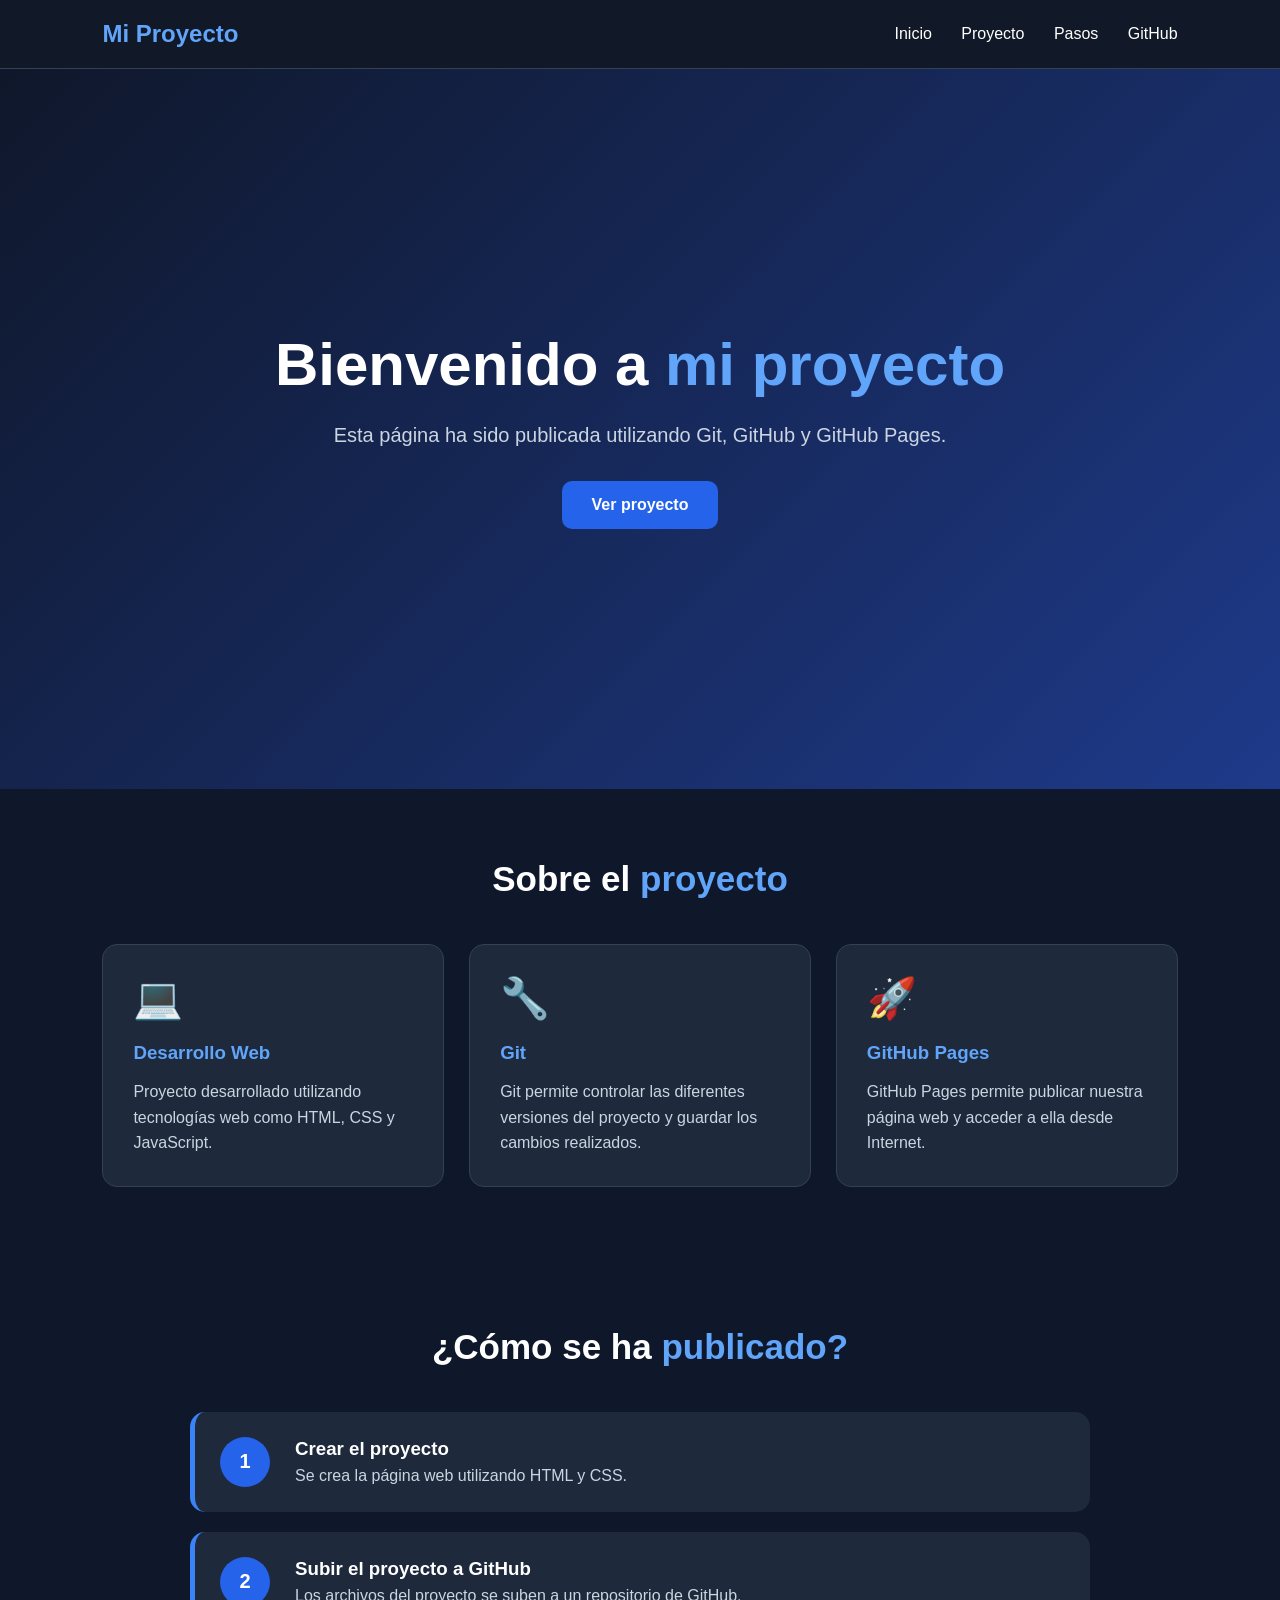
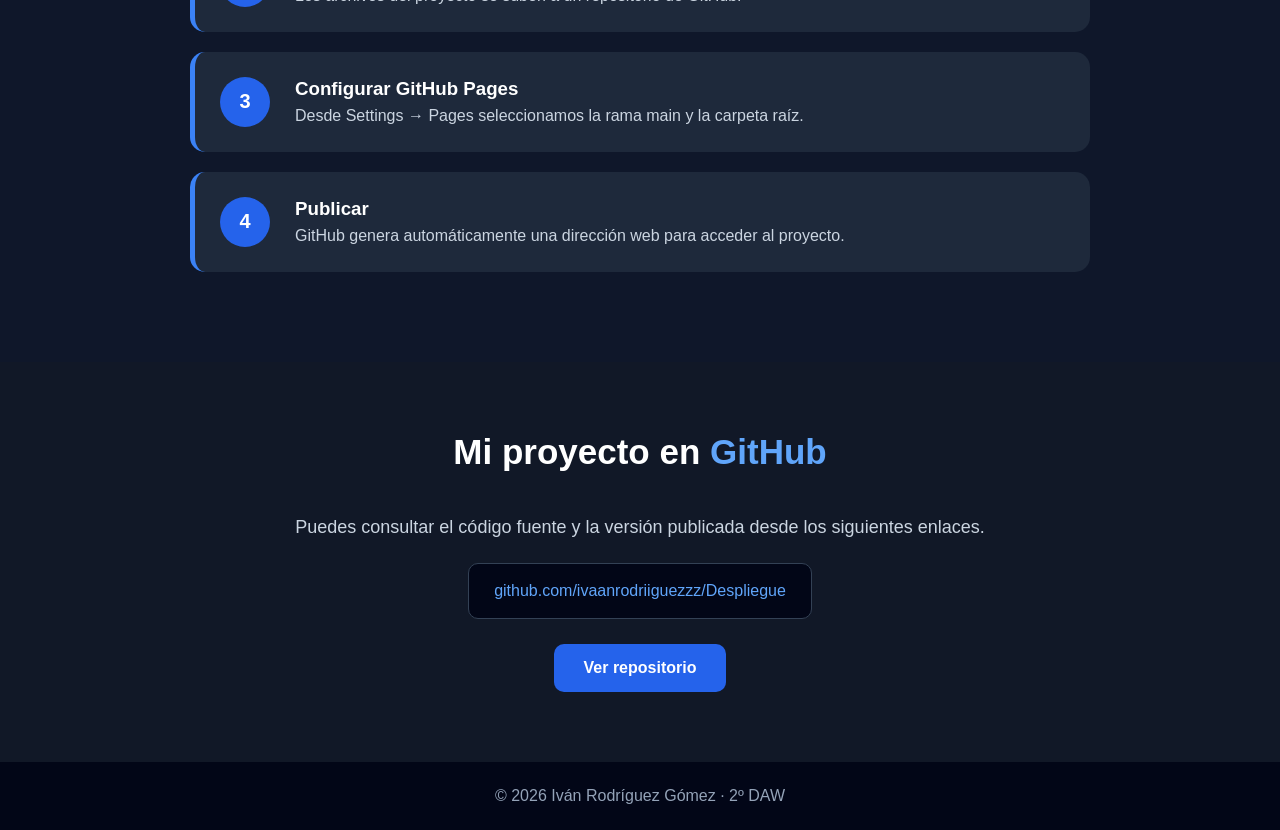
<file: index.html>
<!DOCTYPE html>
<html lang="es">
<head>
    <meta charset="UTF-8">
    <meta name="viewport" content="width=device-width, initial-scale=1.0">

    <title>Mi proyecto | GitHub Pages</title>

    <style>
        * {
            margin: 0;
            padding: 0;
            box-sizing: border-box;
            font-family: Arial, sans-serif;
        }

        body {
            background: #0f172a;
            color: white;
        }

        header {
            background: #111827;
            padding: 20px 8%;
            display: flex;
            justify-content: space-between;
            align-items: center;
            border-bottom: 1px solid #334155;
        }

        header h2 {
            color: #60a5fa;
        }

        nav a {
            color: white;
            text-decoration: none;
            margin-left: 25px;
        }

        nav a:hover {
            color: #60a5fa;
        }

        .hero {
            min-height: 80vh;
            display: flex;
            justify-content: center;
            align-items: center;
            text-align: center;
            padding: 40px 20px;
            background: linear-gradient(135deg, #0f172a, #1e3a8a);
        }

        .hero-contenido {
            max-width: 800px;
        }

        .hero h1 {
            font-size: 60px;
            margin-bottom: 20px;
        }

        .hero h1 span {
            color: #60a5fa;
        }

        .hero p {
            font-size: 20px;
            color: #cbd5e1;
            line-height: 1.6;
            margin-bottom: 30px;
        }

        .boton {
            display: inline-block;
            background: #2563eb;
            color: white;
            text-decoration: none;
            padding: 15px 30px;
            border-radius: 10px;
            font-weight: bold;
            transition: 0.3s;
        }

        .boton:hover {
            background: #3b82f6;
            transform: translateY(-3px);
        }

        section {
            padding: 70px 8%;
        }

        .titulo {
            text-align: center;
            font-size: 35px;
            margin-bottom: 45px;
        }

        .titulo span {
            color: #60a5fa;
        }

        .tarjetas {
            display: grid;
            grid-template-columns: repeat(3, 1fr);
            gap: 25px;
        }

        .tarjeta {
            background: #1e293b;
            padding: 30px;
            border-radius: 15px;
            border: 1px solid #334155;
            transition: 0.3s;
        }

        .tarjeta:hover {
            transform: translateY(-8px);
            border-color: #60a5fa;
        }

        .icono {
            font-size: 40px;
            margin-bottom: 20px;
        }

        .tarjeta h3 {
            margin-bottom: 15px;
            color: #60a5fa;
        }

        .tarjeta p {
            color: #cbd5e1;
            line-height: 1.6;
        }

        .pasos {
            max-width: 900px;
            margin: auto;
        }

        .paso {
            display: flex;
            align-items: center;
            gap: 25px;
            background: #1e293b;
            margin-bottom: 20px;
            padding: 25px;
            border-radius: 15px;
            border-left: 5px solid #3b82f6;
        }

        .numero {
            background: #2563eb;
            min-width: 50px;
            height: 50px;
            border-radius: 50%;
            display: flex;
            justify-content: center;
            align-items: center;
            font-size: 20px;
            font-weight: bold;
        }

        .paso h3 {
            margin-bottom: 7px;
        }

        .paso p {
            color: #cbd5e1;
        }

        .github {
            text-align: center;
            background: #111827;
        }

        .github p {
            color: #cbd5e1;
            font-size: 18px;
            margin-bottom: 25px;
        }

        .url {
            display: inline-block;
            background: #020617;
            padding: 18px 25px;
            border-radius: 10px;
            color: #60a5fa;
            margin-bottom: 25px;
            border: 1px solid #334155;
        }

        footer {
            background: #020617;
            text-align: center;
            padding: 25px;
            color: #94a3b8;
        }

        @media (max-width: 800px) {

            .tarjetas {
                grid-template-columns: 1fr;
            }

            .hero h1 {
                font-size: 40px;
            }

            nav {
                display: none;
            }

            .paso {
                align-items: flex-start;
            }
        }
    </style>
</head>

<body>

    <header>

        <h2>Mi Proyecto</h2>

        <nav>
            <a href="#inicio">Inicio</a>
            <a href="#proyecto">Proyecto</a>
            <a href="#pasos">Pasos</a>
            <a href="#github">GitHub</a>
        </nav>

    </header>


    <section class="hero" id="inicio">

        <div class="hero-contenido">

            <h1>Bienvenido a <span>mi proyecto</span></h1>

            <p>
                Esta página ha sido publicada utilizando Git,
                GitHub y GitHub Pages.
            </p>

            <a class="boton" href="#proyecto">
                Ver proyecto
            </a>

        </div>

    </section>


    <section id="proyecto">

        <h2 class="titulo">
            Sobre el <span>proyecto</span>
        </h2>

        <div class="tarjetas">

            <div class="tarjeta">

                <div class="icono">💻</div>

                <h3>Desarrollo Web</h3>

                <p>
                    Proyecto desarrollado utilizando tecnologías
                    web como HTML, CSS y JavaScript.
                </p>

            </div>


            <div class="tarjeta">

                <div class="icono">🔧</div>

                <h3>Git</h3>

                <p>
                    Git permite controlar las diferentes versiones
                    del proyecto y guardar los cambios realizados.
                </p>

            </div>


            <div class="tarjeta">

                <div class="icono">🚀</div>

                <h3>GitHub Pages</h3>

                <p>
                    GitHub Pages permite publicar nuestra página
                    web y acceder a ella desde Internet.
                </p>

            </div>

        </div>

    </section>


    <section id="pasos">

        <h2 class="titulo">
            ¿Cómo se ha <span>publicado?</span>
        </h2>

        <div class="pasos">

            <div class="paso">

                <div class="numero">1</div>

                <div>
                    <h3>Crear el proyecto</h3>

                    <p>
                        Se crea la página web utilizando HTML y CSS.
                    </p>
                </div>

            </div>


            <div class="paso">

                <div class="numero">2</div>

                <div>
                    <h3>Subir el proyecto a GitHub</h3>

                    <p>
                        Los archivos del proyecto se suben a un
                        repositorio de GitHub.
                    </p>
                </div>

            </div>


            <div class="paso">

                <div class="numero">3</div>

                <div>
                    <h3>Configurar GitHub Pages</h3>

                    <p>
                        Desde Settings → Pages seleccionamos la
                        rama main y la carpeta raíz.
                    </p>
                </div>

            </div>


            <div class="paso">

                <div class="numero">4</div>

                <div>
                    <h3>Publicar</h3>

                    <p>
                        GitHub genera automáticamente una dirección
                        web para acceder al proyecto.
                    </p>
                </div>

            </div>

        </div>

    </section>


    <section class="github" id="github">

        <h2 class="titulo">
            Mi proyecto en <span>GitHub</span>
        </h2>

        <p>
            Puedes consultar el código fuente y la versión publicada
            desde los siguientes enlaces.
        </p>

        <div class="url">
            github.com/ivaanrodriiguezzz/Despliegue
        </div>

        <br>

        <a
            class="boton"
            href="https://github.com/ivaanrodriiguezzz/Despliegue"
            target="_blank">
            Ver repositorio
        </a>

    </section>


    <footer>

        <p>
            © 2026 Iván Rodríguez Gómez · 2º DAW
        </p>

    </footer>

</body>
</html>
</file>
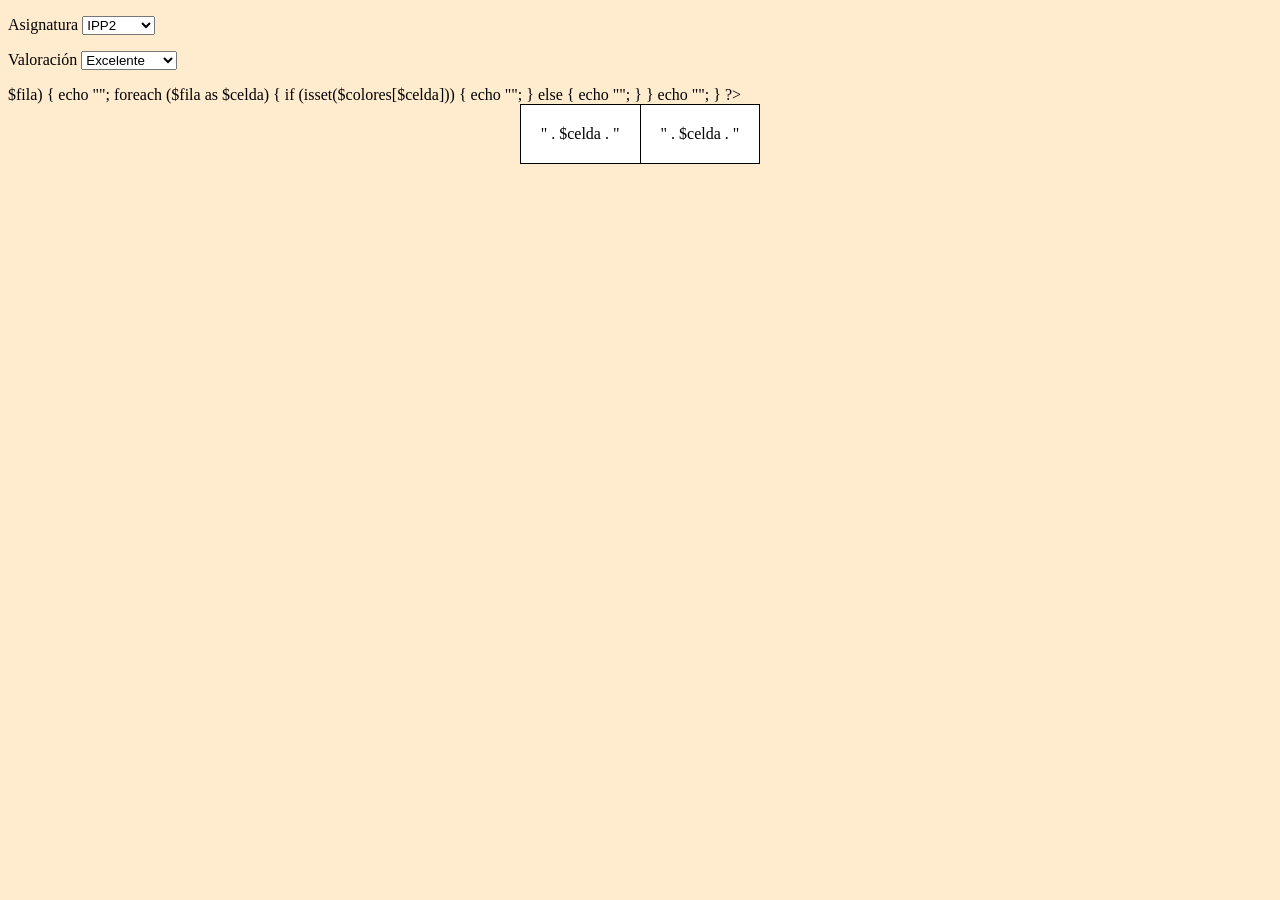
<file: Horario.html>
<!DOCTYPE html>
<html lang="en">
    <head>
        <meta charset="UTF-8">
        <meta name="viewport" content="width=device-width, initial-scale=1.0">
        <meta author="Iván Rodríguez Gómez - Landero">
        <link rel="stylesheet" href="estilos.css">
        <title>Horario 2ºDAW</title>
    </head>
    <body>
        <!--Asignatura-->
        <p>
            Asignatura
            <select id="asignatura"> 
                <option value="IPP2">IPP2</option> 
                <option value="DWENC">DWENC</option> 
                <option value="DWESV">DWESV</option> 
                <option value="OPT2I">OPT2I</option> 
                <option value="OPT2A">OPT2A</option> 
                <option value="DASP">DASP</option> 
                <option value="PIMOD">PIMOD</option> 
                <option value="SASP">SASP</option> 
                <option value="DEAPW">DEAPW</option> 
                <option value="OPT">OPT</option> 
                <option value="TUTO">TUTO</option> 
            </select> 
        </p>
        <!--Valoracion de la asignatura-->
        <p>
            Valoración
            <select id="valoracion"> 
                <option value="Excelente">Excelente</option> 
                <option value="Entretenida">Entretenida</option> 
                <option value="Sin mas">Sin mas</option> 
                <option value="Aburrida">Aburrida</option> 
                <option value="Insoportable">Insoportable</option> 
            </select>
        </p> 
        <!--Cellspacing es el espacio que hay de la celda a la tabla-->
        <table border="1" cellspacing="0" cellpadding="20">
            <?php
                foreach ($horario as $numeroFila => $fila) {
                    echo "<tr>";
                    foreach ($fila as $celda) {
                        if (isset($colores[$celda])) {
                            echo "<td style='background-color:" . $colores[$celda] . "'>" . $celda . "</td>";
                        } else {
                            echo "<td>" . $celda . "</td>";
                        }
                    }
                    echo "</tr>";
                }
            ?>
        </table>
    </body>
</html>
</file>
<file: estilos.css>
body{
    background-color: blanchedalmond;
}

table{
    background-color: white;
    border: 1px solid black;
    border-collapse: collapse;
    margin:auto;
    text-align: center;
    /*El border collapse sirve para que las celdas se vean unidas*/
}

/*Numero de filas*/
tr{
    border: 1px solid black;
}

/*Numero de columnas*/
td{
    border: 1px solid black;
    /*Le da espacio a la celda*/
    padding:20px;
}

#dias td{
    padding:0;
}
</file>
